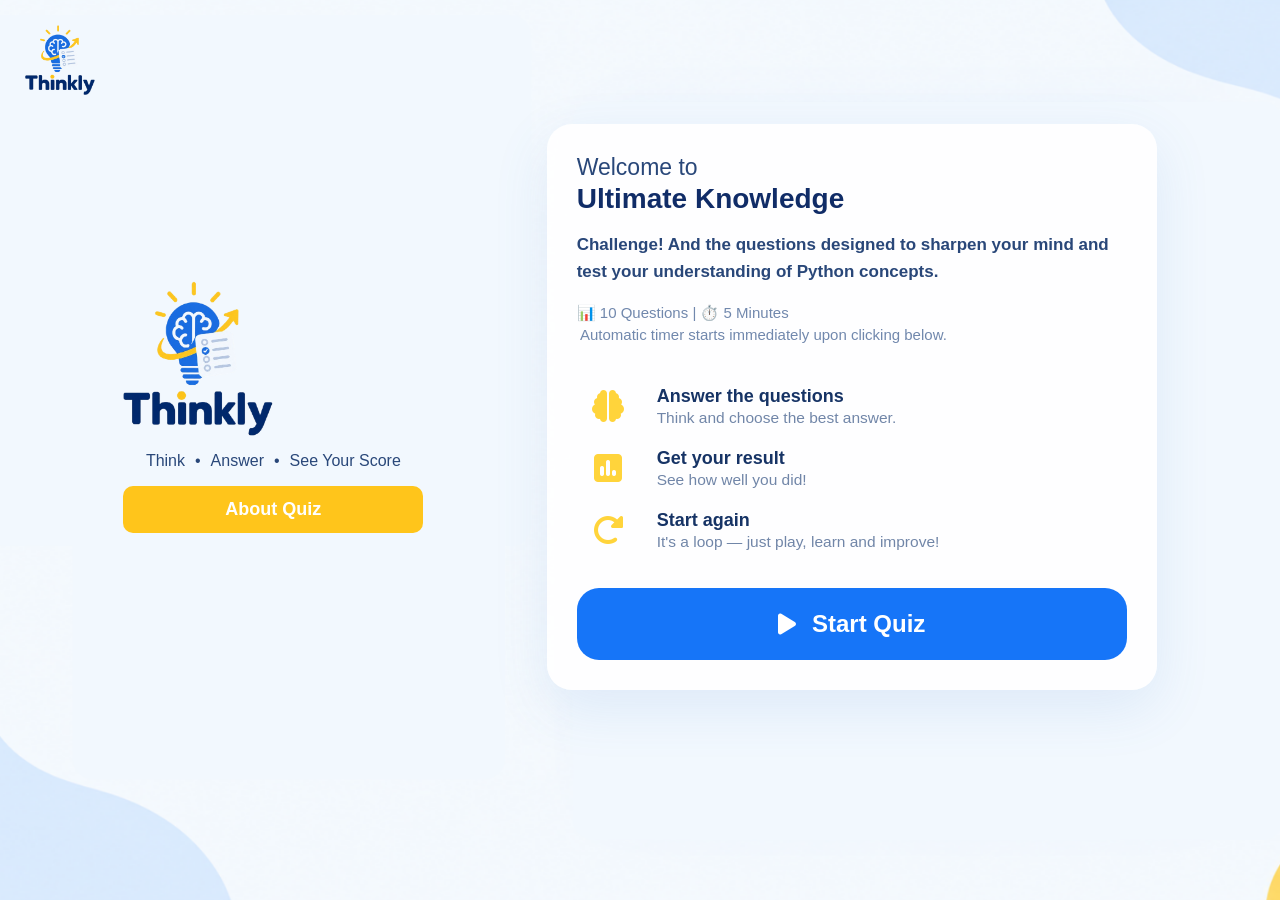
<file: index.html>
<!DOCTYPE html>
<html lang="en">

<head>
    <meta charset="UTF-8">
    <meta name="viewport" content="width=device-width, initial-scale=1.0">
    <title>Thinkly</title>
    <link rel="stylesheet" href="https://cdnjs.cloudflare.com/ajax/libs/font-awesome/6.0.0/css/all.min.css">
    <link rel="stylesheet" href="./css/style.css">
</head>

<body>
    <main class="page">
        <header class="topbar">
            <a class="brand-mini" href="#">
                <img src="assets/img/thinkly_logo-removebg-preview.png" alt="Thinkly logo">
            </a>
        </header>

        <section class="hero">

            <div class="brand-panel">
                <img class="hero-logo" src="assets/img/thinkly_logo-removebg-preview.png"
                    alt="Thinkly — Think, Answer, See Your Score">
                <p class="tagline">Think <span>•</span> Answer <span>•</span> See Your Score</p>
                <a href="./pages/about.html">
                    <button class="about">About Quiz</button>
                </a>
            </div>

            <div class="welcome-card">
                <p class="eyebrow">Welcome to</p>
                <h1>Ultimate Knowledge</h1>
                <p class="intro">Challenge! And the questions designed to sharpen your mind and test your understanding
                    of Python concepts.
                </p>
                <p class="subintro">📊 10 Questions | ⏱️ 5 Minutes <br>
                    &nbsp;Automatic timer starts immediately upon clicking below.
                </p>
                
                <div class="feature-list">
                    <div class="feature">
                        <div class="feature-icon"><i class="fa-solid fa-brain fa-2xl"
                                style="color: rgb(255, 212, 59);"></i></div>
                        <div>
                            <h2>Answer the questions</h2>
                            <p>Think and choose the best answer.</p>
                        </div>
                    </div>
                    <div class="feature">
                        <div class="feature-icon trophy"><i class="fa-solid fa-square-poll-vertical fa-2xl"
                                style="color: rgb(255, 212, 59);"></i></div>
                        <div>
                            <h2>Get your result</h2>
                            <p>See how well you did!</p>
                        </div>
                    </div>
                    <div class="feature">
                        <div class="feature-icon restart"><i class="fa-solid fa-rotate-right fa-2xl"
                                style="color: rgb(255, 212, 59);"></i></div>
                        <div>
                            <h2>Start again</h2>
                            <p>It's a loop — just play, learn and improve!</p>
                        </div>
                    </div>
                </div>

                <a href="./pages/quiz.html" class="start-quiz">
                    <button class="start-button" type="button">
                        <i class="fa-solid fa-play" style="color: rgb(255, 255, 255);"></i>Start Quiz
                    </button>
                </a>
            </div>
        </section>
    </main>
    <script src="./js/quiz.js"></script>
    <!-- <script src="/js/score.js"></script> -->
</body>

</html>
</file>
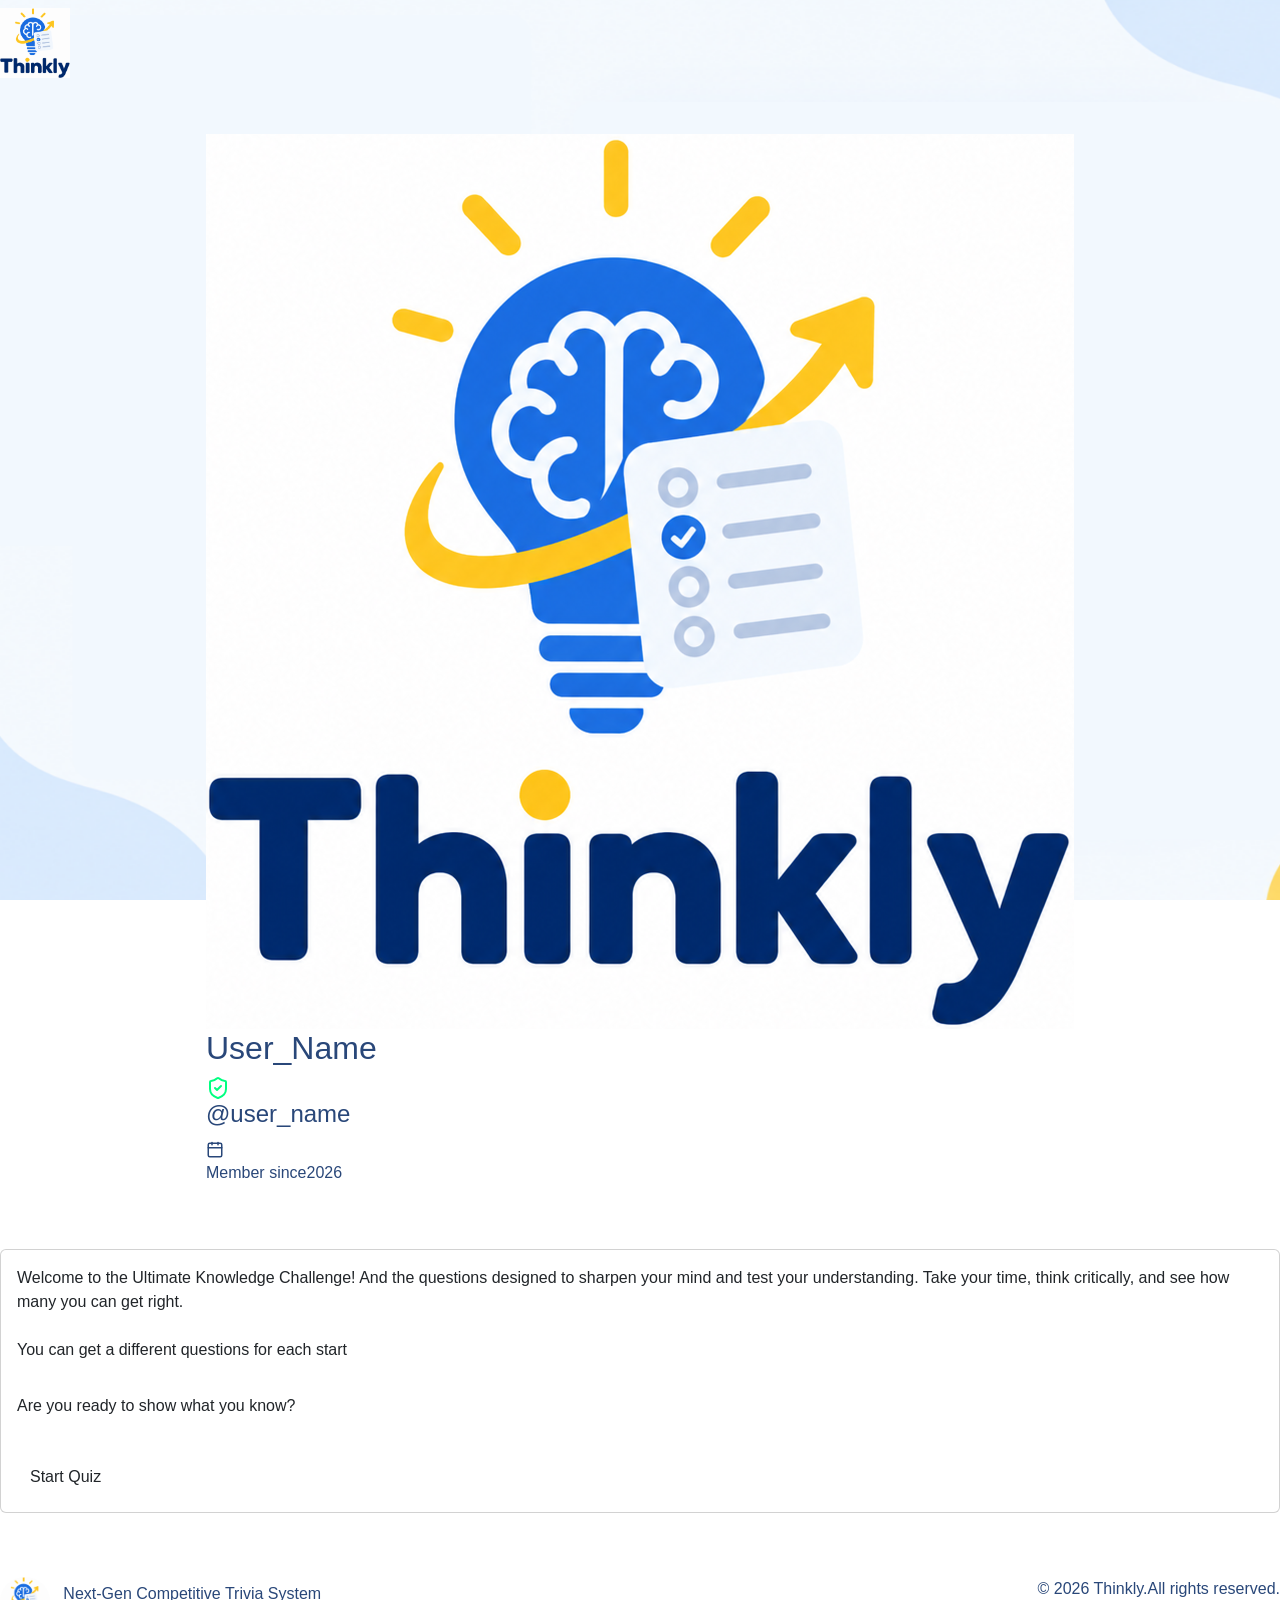
<file: pages/index.html>
<!DOCTYPE html>
<html lang="en">

<head>
    <meta charset="UTF-8">
    <meta name="viewport" content="width=device-width, initial-scale=1.0">
    <title>Dashboard</title>
    <!-- Bootstrap -->
    <link href="https://cdn.jsdelivr.net/npm/bootstrap@5.3.8/dist/css/bootstrap.min.css" rel="stylesheet"
        integrity="sha384-sRIl4kxILFvY47J16cr9ZwB07vP4J8+LH7qKQnuqkuIAvNWLzeN8tE5YBujZqJLB" crossorigin="anonymous">
    <script src="https://cdn.jsdelivr.net/npm/bootstrap@5.3.8/dist/js/bootstrap.bundle.min.js"
        integrity="sha384-FKyoEForCGlyvwx9Hj09JcYn3nv7wiPVlz7YYwJrWVcXK/BmnVDxM+D2scQbITxI"
        crossorigin="anonymous"></script>

    <!-- bootstrap -->
    <link rel="stylesheet" href="/css/style.css">
</head>

<body>
    <nav class="">
        <div class="navbar">
            <div class="logo">
                <img src="/assets/img/thinkly_logo.png" width="70px" height="70px" alt="thinkly">
            </div>

            <!-- <div class="user_account">
                <img src="/assets/img/thinkly_logo.png" class="" width="50px" height="50px" alt="user">
            </div> -->
        </div>
    </nav>

    <br><br>

    <section class="d-flex justify-content-evenly flex-wrap gap-5">

        <div class="d-flex justify-content-center">

            <div class="user_profile">
                <div>
                    <div class="profile_pic">
                        <img src="/assets/img/thinkly_logo.png" alt="user">
                    </div>
                </div>

                <div class="user_since">
                    <span>
                        <h2>User_Name</h2>
                    </span>
                    <span>
                        <svg xmlns="http://www.w3.org/2000/svg" width="24" height="24" viewBox="0 0 24 24" fill="none"
                            stroke="#00ff80" stroke-width="2" stroke-linecap="round" stroke-linejoin="round"
                            class="lucide lucide-shield-check">
                            <path
                                d="M20 13c0 5-3.5 7.5-7.66 8.95a1 1 0 0 1-.67-.01C7.5 20.5 4 18 4 13V6a1 1 0 0 1 1-1c2 0 4.5-1.2 6.24-2.72a1.17 1.17 0 0 1 1.52 0C14.51 3.81 17 5 19 5a1 1 0 0 1 1 1z" />
                            <path d="m9 12 2 2 4-4" />
                        </svg>
                    </span>
                    <span>
                        <h4>@user_name</h4>
                    </span>
                    <div class="user_year">
                        <span>
                            <svg xmlns="http://www.w3.org/2000/svg" width="18" height="18" viewBox="0 0 24 24"
                                fill="none" stroke="currentColor" stroke-width="2" stroke-linecap="round"
                                stroke-linejoin="round" class="lucide lucide-calendar">
                                <path d="M8 2v3" />
                                <path d="M16 2v3" />
                                <rect x="3" y="3" width="18" height="18" rx="2" />
                                <path d="M3 9h18" />
                            </svg>
                        </span>
                        &nbsp;
                        <span>
                            <p>Member since<span>2026</span></p>
                        </span>
                    </div>
                </div>
            </div>
        </div>

        <main>
            <!-- <div class="">
                <p class="records">BATTLE RECORDS</p>
                <h2 class="matrix">Performance Matrix</h2>
            </div>
            <div class="d-flex flex-wrap justify-content-center gap-3">
                <div class="card">
                    <div class="card-body">
                        <div class="card-title d-flex">
                            <h5 class="">
                                <svg xmlns="http://www.w3.org/2000/svg" width="24" height="24" viewBox="0 0 24 24"
                                    fill="none" stroke="currentColor" stroke-width="2" stroke-linecap="round"
                                    stroke-linejoin="round" class="lucide lucide-trophy">
                                    <path d="M10 14.66V17a1 1 0 0 1-1 1 2 2 0 0 0-2 2v2" />
                                    <path d="M14 14.66V17a1 1 0 0 0 1 1 2 2 0 0 1 2 2v2" />
                                    <path d="M17.916 10H19.5A2.5 2.5 0 0 0 22 7.5V5a1 1 0 0 0-1-1h-3" />
                                    <path d="M4 22h16" />
                                    <path d="M6 9a6 6 0 0 0 12 0V3a1 1 0 0 0-1-1H7a1 1 0 0 0-1 1z" />
                                    <path d="M6.084 10H4.5A2.5 2.5 0 0 1 2 7.5V5a1 1 0 0 1 1-1h3" />
                                </svg>
                            </h5>
                            <div class="victories">
                                <h5>&nbsp;TOTAL VICTORIES</h5>
                                <p>compititive mode</p>
                            </div>
                        </div>
                        <div class="d-flex justify-content-between align-items-end">
                            <span class="card-text vic-num">42</span>
                            <h4 href="#" class="rate">75.0% <br>
                            </h4>
                        </div>
                        <p class="text-end">WIN RATE</p>
                    </div>
                </div>

                <div class="card">
                    <div class="card-body">
                        <div class="card-title d-flex">
                            <h5 class="">
                                <svg xmlns="http://www.w3.org/2000/svg" width="24" height="24" viewBox="0 0 24 24"
                                    fill="none" stroke="currentColor" stroke-width="2" stroke-linecap="round"
                                    stroke-linejoin="round" class="lucide lucide-heart-crack">
                                    <path
                                        d="M12.409 5.824c-.702.792-1.15 1.496-1.415 2.166l2.153 2.156a.5.5 0 0 1 0 .707l-2.293 2.293a.5.5 0 0 0 0 .707L12 15" />
                                    <path
                                        d="M13.508 20.313a2 2 0 0 1-3 .019L5 15c-1.5-1.5-3-3.2-3-5.5a5.5 5.5 0 0 1 9.591-3.677.6.6 0 0 0 .818.001A5.5 5.5 0 0 1 22 9.5c0 2.29-1.5 4-3 5.5z" />
                                </svg>
                            </h5>
                            <div class="victories">
                                <h5>&nbsp;MATCHES CONCEDED</h5>
                                <p>Defeat Ratio</p>
                            </div>
                        </div>
                        <div class="d-flex justify-content-between align-items-end">
                            <span class="card-text vic-num">12</span>
                            <h4 href="#" class="rate">25.0% <br>
                            </h4>
                        </div>
                        <p class="text-end">DEFEAT RATE</p>
                    </div>
                </div>
            </div>
            <div class="d-flex flex-wrap justify-content-center gap-3 mt-3">
                <div class="card">
                    <div class="card-body">
                        <div class="card-title d-flex">
                            <h5 class="">
                                <svg xmlns="http://www.w3.org/2000/svg" width="24" height="24" viewBox="0 0 24 24"
                                    fill="none" stroke="currentColor" stroke-width="2" stroke-linecap="round"
                                    stroke-linejoin="round" class="lucide lucide-search-check">
                                    <path d="m8 11 2 2 4-4" />
                                    <circle cx="11" cy="11" r="8" />
                                    <path d="m21 21-4.3-4.3" />
                                </svg>
                            </h5>
                            <div class="victories">
                                <h5>&nbsp;PRECISION RATE</h5>
                                <p>Answers Verified</p>
                            </div>
                        </div>
                        <div class="d-flex justify-content-between align-items-end">
                            <span class="card-text vic-num">12</span>
                        </div>
                    </div>
                </div>

                <div class="card">
                    <div class="card-body">
                        <div class="card-title d-flex">
                            <h5 class="">
                                <svg xmlns="http://www.w3.org/2000/svg" width="24" height="24" viewBox="0 0 24 24"
                                    fill="none" stroke="currentColor" stroke-width="2" stroke-linecap="round"
                                    stroke-linejoin="round" class="lucide lucide-clipboard-check">
                                    <rect width="8" height="4" x="8" y="2" rx="1" ry="1" />
                                    <path
                                        d="M16 4h2a2 2 0 0 1 2 2v14a2 2 0 0 1-2 2H6a2 2 0 0 1-2-2V6a2 2 0 0 1 2-2h2" />
                                    <path d="m9 14 2 2 4-4" />
                                </svg>
                            </h5>
                            <div class="victories">
                                <h5>&nbsp;PARTICIPATION</h5>
                                <p>Quiz Attended</p>
                            </div>
                        </div>
                        <div class="d-flex justify-content-between align-items-end">
                            <span class="card-text vic-num">12</span>
                        </div>
                    </div>
                </div>
            </div> -->

            <div class="start-container">
                <div class="card ">
                    <div class="card-body">
                        <p class="card-title ready">Welcome to the <span class="hightlight">Ultimate Knowledge
                                Challenge!</span> And the
                            questions designed to <span class="hightlight">sharpen your mind</span> and test your
                            understanding. Take your time, think
                            critically, and see how many you can get right.<br><br>
                            <span class="hightlight">
                                You can get a different questions for each start
                            </span>
                            <br><br>
                        <div class="hightlight-2">
                            Are you ready to show what you know?
                        </div>
                        </p><br>
                        <div class="start-btn">

                            <a href="/pages/quiz.html">
                                <button class="btn">
                                    <span class="btn-text">Start Quiz</span>
                                </button>
                            </a>

                        </div>
                    </div>
                </div>
            </div>
        </main>
    </section>
    <br><br>

    <footer>
        <div class="footer-container d-flex flex-wrap justify-content-between mt-3">
            <div class="d-flex align-items-center">
                <div>
                    <img src="/assets/img/thinkly_logo.png" width="50px" height="50px" class="rounded-5" alt="logo">
                </div>
                <div>
                    <p>&nbsp; &nbsp;Next-Gen Competitive Trivia System</p>
                </div>
            </div>
            <div>
                <p>&copy; 2026 Thinkly.All rights reserved.</p>
            </div>
        </div>
    </footer>
    <script src="/js/quiz.js"></script>
    <script src="/js/score.js"></script>
</body>

</html>
</file>
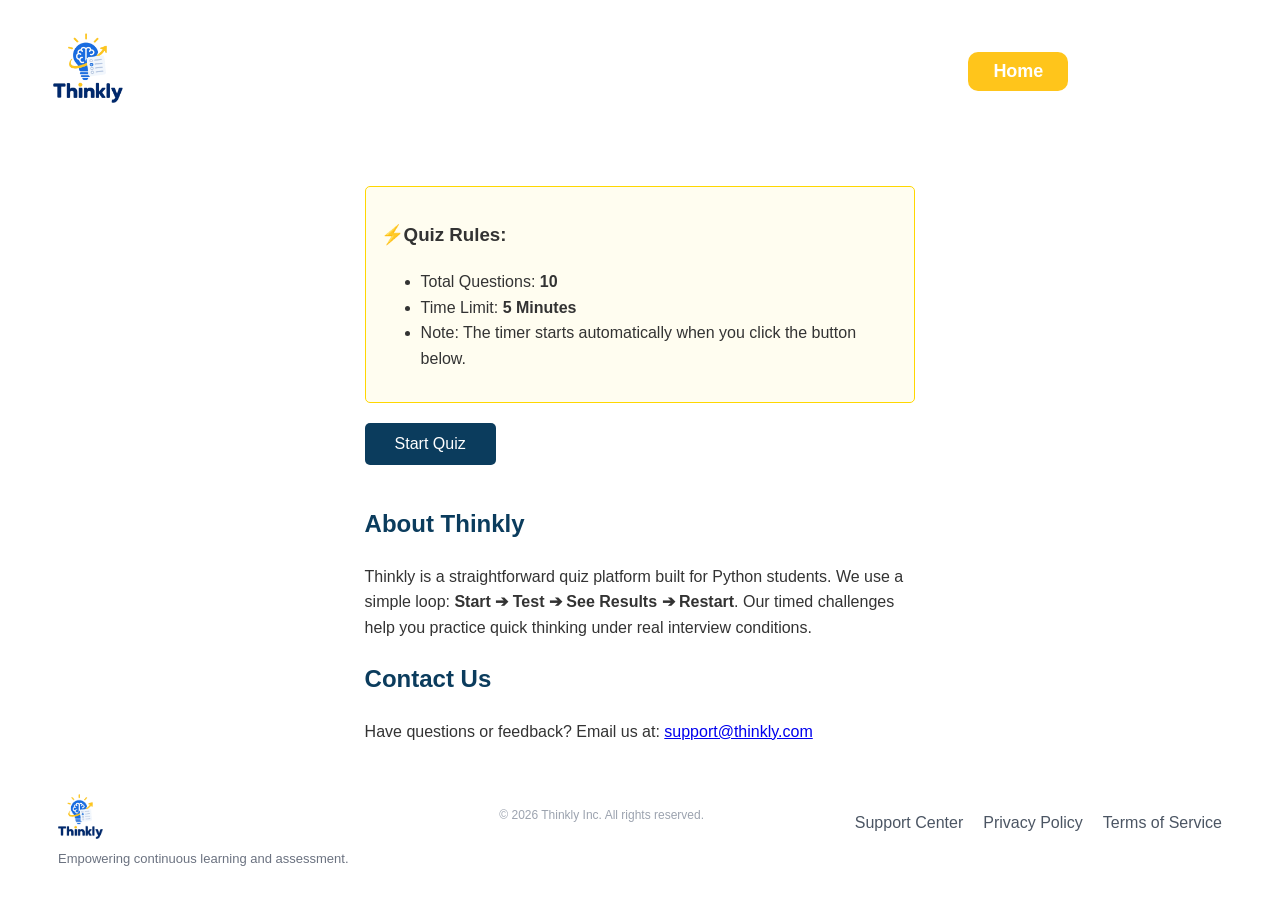
<file: about.html>
<!DOCTYPE html>
<html lang="en">

<head>
    <meta charset="UTF-8">
    <meta name="viewport" content="width=device-width, initial-scale=1.0">
    <title>About - Thinkly</title>
    <link rel="stylesheet" href="./css/about.css">

</head>

<body>

    <!-- Header Section -->
    <nav class="topbar">
        <a class="brand-mini" href="#">
            <img src="assets/img/thinkly_logo-removebg-preview.png" alt="Thinkly logo">
        </a>
        <a href="/index.html">
            <button class="home">Home</button>
        </a>
    </nav>
    <main>
        <section class="rules-card">
            <h3>⚡Quiz Rules:</h3>
            <ul>
                <li>Total Questions: <strong>10</strong></li>
                <li>Time Limit: <strong>5 Minutes</strong></li>
                <li>Note: The timer starts automatically when you click the button below.</li>
            </ul>
        </section>
        <a href="./quiz.html">
            <button class="btn" onclick="alert('Quiz Starting Now!')">Start Quiz</button>
        </a>

        <section style="margin-top: 40px;">
            <h2>About Thinkly</h2>
            <p>Thinkly is a straightforward quiz platform built for Python students. We use a simple loop: <strong>Start
                    ➔ Test ➔ See Results ➔ Restart</strong>. Our timed challenges help you practice quick thinking under
                real interview conditions.</p>
        </section>

        <section>
            <h2>Contact Us</h2>
            <p>Have questions or feedback? Email us at: <a
                    href="mailto:boobesh.chandrasekar.freshworks.com">support@thinkly.com</a></p>
        </section>
    </main>

    <footer class="quiz-footer-main">
        <div class="footer-container">

            <div class="footer-brand-section">
                <div class="footer-logo-wrapper">

                    <img src="assets/img/thinkly_logo-removebg-preview.png" alt="Thinkly Logo" class="footer-app-logo">
                </div>
                <p class="footer-tagline">Empowering continuous learning and assessment.</p>
            </div>

            <div>
                <p class="footer-copyright">&copy; 2026 Thinkly Inc. All rights reserved.</p>
            </div>

            <div class="footer-links-section">
                <div class="footer-links">
                    <p>Support Center</p>
                    <p>Privacy Policy</p>
                    <p>Terms of Service</p>
                </div>

            </div>
        </div>
    </footer>
</body>

</html>
</file>
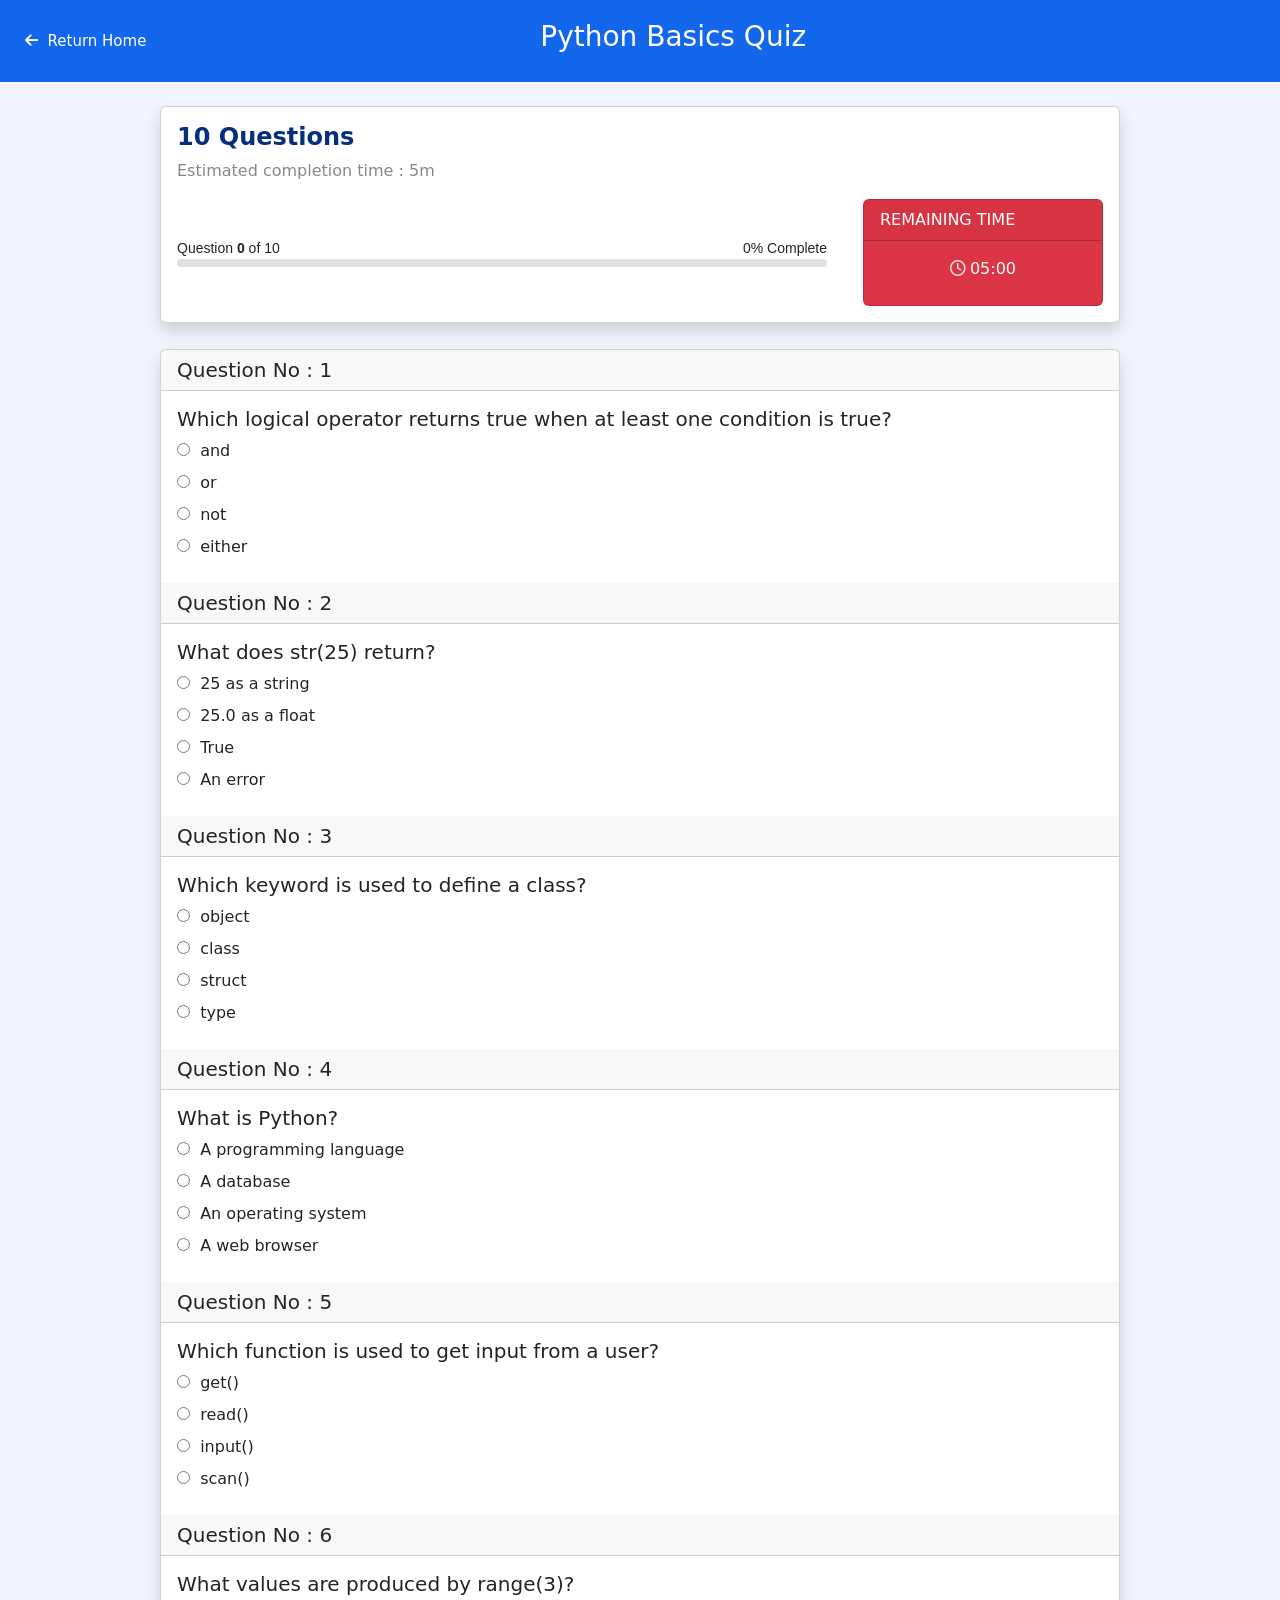
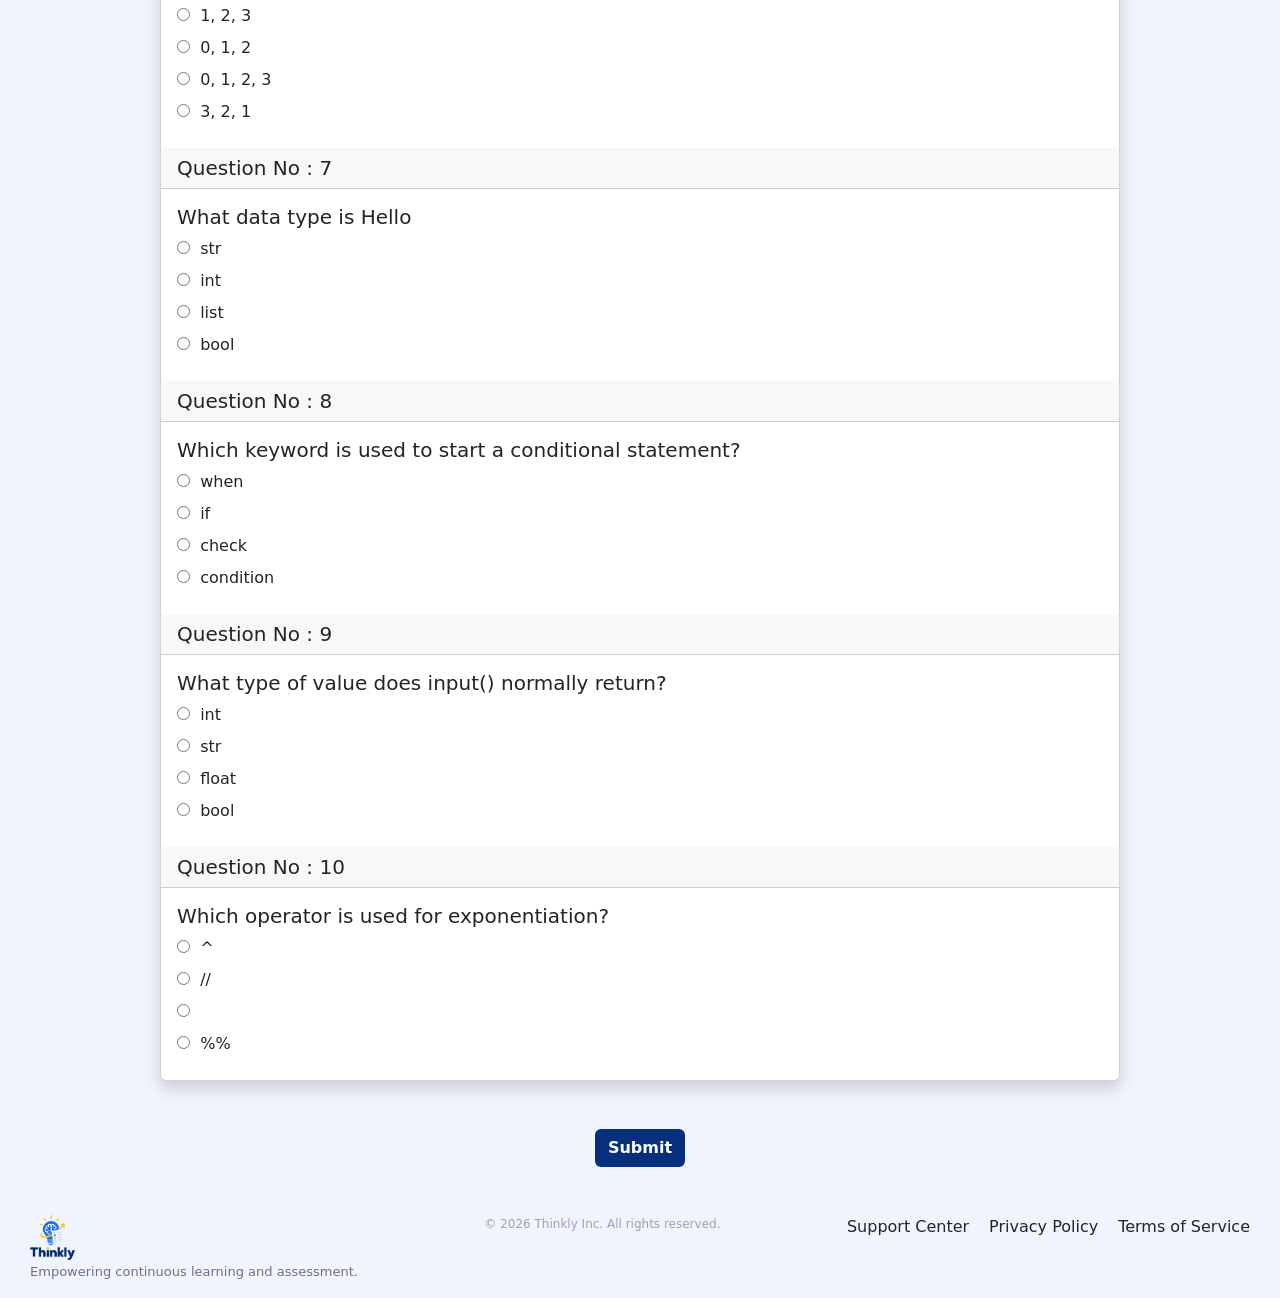
<file: quiz.html>
<!DOCTYPE html>
<html lang="en">

<head>
    <meta charset="UTF-8">
    <meta name="viewport" content="width=device-width, initial-scale=1.0">
    <title>Quiz..</title>
    <link rel="stylesheet" href="./css/quiz.css">
    <link rel="stylesheet" href="https://cdnjs.cloudflare.com/ajax/libs/font-awesome/6.0.0/css/all.min.css">

    <!-- Bootstrap -->
    <link href="https://cdn.jsdelivr.net/npm/bootstrap@5.3.8/dist/css/bootstrap.min.css" rel="stylesheet"
        integrity="sha384-sRIl4kxILFvY47J16cr9ZwB07vP4J8+LH7qKQnuqkuIAvNWLzeN8tE5YBujZqJLB" crossorigin="anonymous">
    <script src="https://cdn.jsdelivr.net/npm/bootstrap@5.3.8/dist/js/bootstrap.bundle.min.js"
        integrity="sha384-FKyoEForCGlyvwx9Hj09JcYn3nv7wiPVlz7YYwJrWVcXK/BmnVDxM+D2scQbITxI"
        crossorigin="anonymous"></script>
    <!-- bootstrap -->
</head>

<body>

    <div class="fixed-top">
        <div class="return-page">
            <a href="./index.html" class="back-btn"><i class="fa-solid fa-arrow-left"></i>&nbsp; Return
                Home</a>
            <h3 class="quiz-title">Python Basics Quiz</h3>
            <div style="width: 55px;"></div>
        </div>
        <br>
        <article>
            <div class="hero-container d-flex justify-content-center">
                <div class="card shadow w-75">
                    <div class="card-body">
                        <h4 class="card-title no-questions">10 Questions</h4>
                        <p class="card-text">Estimated completion time : 5m</p>
                        <div class="instruction">

                            <div class="progress-box">
                                <div class="text-row">
                                    <span>Question <strong id="q-num">0</strong> of 10</span>
                                    <span id="pct-text">0% Complete</span>
                                </div>
                                <div class="bar-bg">
                                    <div id="bar-fill"></div>
                                </div>
                            </div>

                            <div class="timer">
                                <div class="card text-bg-danger" style="width: 15rem;">
                                    <div class="card-header">REMAINING TIME</div>
                                    <div class="card-body d-flex align-items-start justify-content-center gap-1">
                                        <div>
                                            <i class="fa-regular fa-clock" style="color: rgb(230, 229, 235);"></i>
                                        </div>
                                        <span>
                                            <div class="card-title" id="timer"></div>
                                        </span>
                                    </div>
                                </div>
                            </div>
                        </div>
                    </div>
                </div>
            </div>
        </article>
    </div>
    <br>

    <main>
        <div class="question-container d-flex justify-content-center">
            <div class="card w-75 shadow" id="q-card">
                <!-- Quiz Question -->
            </div>
        </div>
        <br><br>

        <div class="submit-btn">
            <a href="./score.html">
                <button type="button" class="btn" id="validation">Submit</button>
            </a>
        </div>

    </main>
    <br><br>

    <footer class="quiz-footer-main">
        <div class="footer-container">

            <div class="footer-brand-section">
                <div class="footer-logo-wrapper">

                    <img src="assets/img/thinkly_logo-removebg-preview.png" alt="Thinkly Logo" class="footer-app-logo">
                </div>
                <p class="footer-tagline">Empowering continuous learning and assessment.</p>
            </div>

            <div>
                <p class="footer-copyright">&copy; 2026 Thinkly Inc. All rights reserved.</p>
            </div>

            <div class="footer-links-section">
                <div class="footer-links">
                    <p>Support Center</p>
                    <p>Privacy Policy</p>
                    <p>Terms of Service</p>
                </div>

            </div>
        </div>
    </footer>

    <script src="/js/quiz.js"></script>
    <script src="/js/score.js"></script>
</body>

</html>
</file>
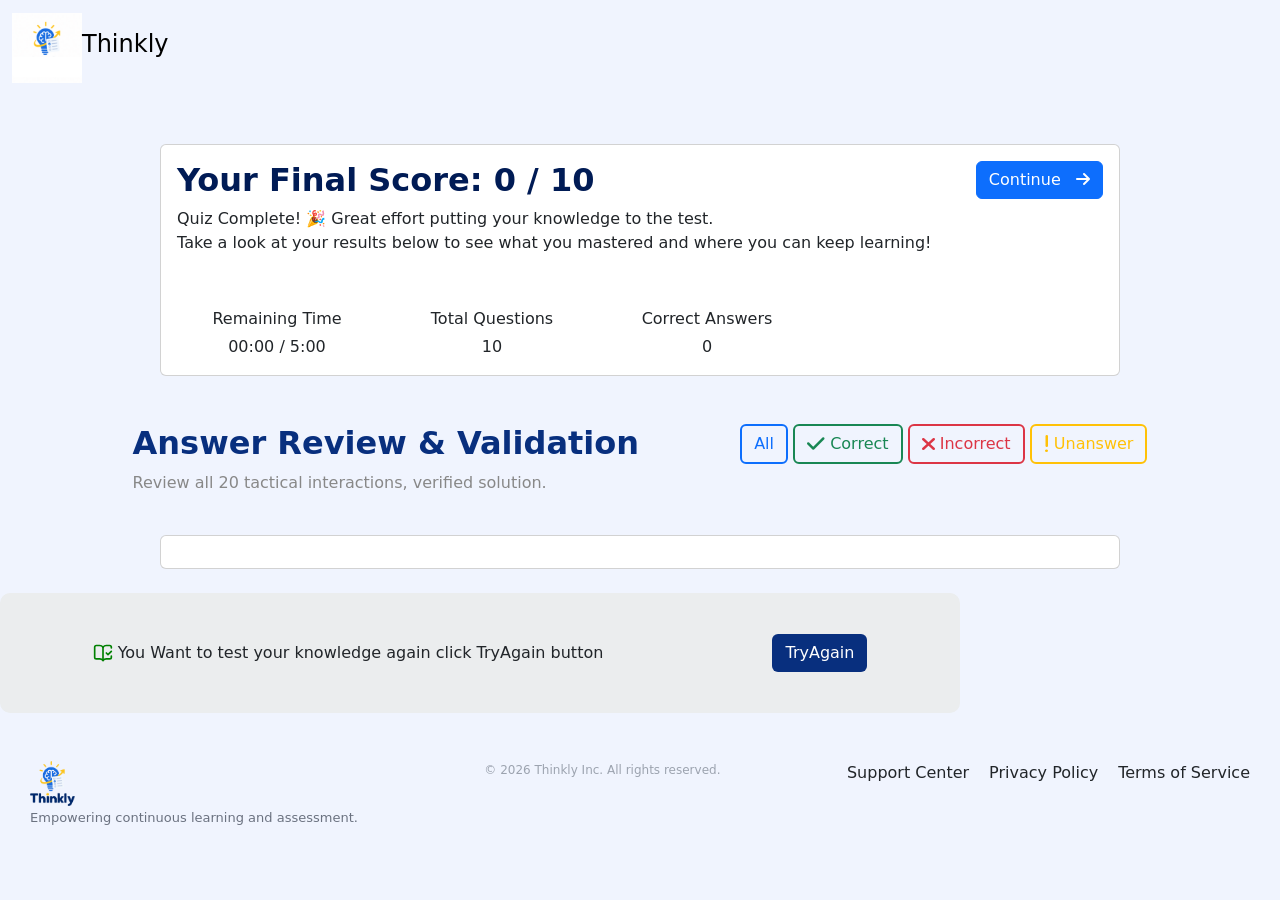
<file: score.html>
<!DOCTYPE html>
<html lang="en">

<head>
    <meta charset="UTF-8">
    <meta name="viewport" content="width=device-width, initial-scale=1.0">
    <title>Scores</title>
    <link rel="stylesheet" href="./css/score.css">
    <link rel="stylesheet" href="https://cdnjs.cloudflare.com/ajax/libs/font-awesome/6.0.0/css/all.min.css">
    <!-- bootstrap -->
    <link href="https://cdn.jsdelivr.net/npm/bootstrap@5.3.8/dist/css/bootstrap.min.css" rel="stylesheet"
        integrity="sha384-sRIl4kxILFvY47J16cr9ZwB07vP4J8+LH7qKQnuqkuIAvNWLzeN8tE5YBujZqJLB" crossorigin="anonymous">
    <script src="https://cdn.jsdelivr.net/npm/bootstrap@5.3.8/dist/js/bootstrap.bundle.min.js"
        integrity="sha384-FKyoEForCGlyvwx9Hj09JcYn3nv7wiPVlz7YYwJrWVcXK/BmnVDxM+D2scQbITxI"
        crossorigin="anonymous"></script>
    <!-- bootstrap -->
</head>

<body>
    <nav class="navbar">
        <div class="container-fluid">
            <a class="navbar-brand d-flex align-items-center" href="#">
                <img src="/assets/img/thinkly_logo_small.png" alt="Logo" width="70" height="70">
                <h4>Thinkly</h4>
            </a>
        </div>
    </nav>
    <br><br>
    <article>
        <center>
            <div class="card w-75">
                <div class="card-body d-flex justify-content-between">
                    <div>
                        <h2 class="card-title result text-start"><span id="score"></span></h2>
                        <p class="card-text text-start">
                            <span class="highlight"> Quiz Complete!</span> 🎉
                            Great effort putting your knowledge to the test. <br>
                            <span class="highlight">
                                Take a look at your results below to see
                            </span>
                            what you mastered and where you can keep learning!
                        </p>
                    </div><br>
                    <div>
                        <a href="./index.html">
                            <button class="btn btn-primary">Continue &nbsp; <i
                                    class="fa-solid fa-arrow-right"></i></button>
                        </a>
                    </div>
                </div>
                <div class="total-time rounded m-3">
                    <!-- <span class="finish-time mt-3">
                        <p class="m-0 time-head">REMAINING TIME</p>
                        <p class="finish-one" id="finish-one">&nbsp;</p>
                    </span> -->
                    <div class="stats-grid">
                        <div class="stat-item">
                            <span class="stat-label">Remaining Time</span>
                            <span class="stat-value" id="finish-one">00:00</span>
                        </div>
                        <div class="stat-item">
                            <span class="stat-label">Total Questions</span>
                            <span class="stat-value">10</span>
                        </div>
                        <div class="stat-item">
                            <span class="stat-label">Correct Answers</span>
                            <span class="stat-value" id="score-show"></span>
                        </div>
                    </div>
                </div>
            </div>
        </center>

    </article>
    <br><br>
    <main>
        <div class="validation-container container d-flex justify-content-around flex-wrap">
            <div class="result-head">
                <h2>Answer Review & Validation</h2>
                <p>Review all 20 tactical interactions, verified solution.</p>
            </div>

            <div class="filter-head">
                <div>
                    <button type="button" class="btn btn-outline-primary fl-btn border-2" id="all">All</button>
                    <button type="button" class="btn btn-outline-success fl-btn border-2" id="crt"><i
                            class="fa-solid fa-check fa-lg"></i>&nbsp;Correct</button>
                    <button type="button" class="btn btn-outline-danger fl-btn border-2" id="incrt"><i
                            class="fa-solid fa-xmark fa-lg"></i>&nbsp;Incorrect</button>
                    <button type="button" class="btn btn-outline-warning fl-btn border-2" id="unanswer"><i
                            class="fa-solid fa-exclamation fa-lg"></i>&nbsp;Unanswer</button>
                </div>
            </div>
        </div>
        <br>

        <div class="Review-container d-flex justify-content-center">
            <div class="card w-75">
                <!-- <h5 class="card-header">Q : 1</h5> -->
                <div class="card-body" id="display-questions">
                    <!-- questions from js -->
                </div>
            </div>
        </div>

        <br>
        <div class="return-dasboard flex-wrap w-75 p-2">
            <div>
                <svg xmlns="http://www.w3.org/2000/svg" width="20" height="20" viewBox="0 0 24 24" fill="none"
                    stroke="green" stroke-width="2" stroke-linecap="round" stroke-linejoin="round"
                    class="lucide lucide-book-open-check">
                    <path d="M12 5v16" />
                    <path d="m16 12 2 2 4-4" />
                    <path
                        d="M22 6V5a2 2 0 00-1.999-2L16 3.002A5 5 0 0012 5a5 5 0 00-4-2H4a2 2 0 00-2 2v12a2 2 0 001.999 2H8a5 5 0 014 2 5 5 0 014-2h4.001A2 2 0 0022 17v-1.344" />
                </svg>&nbsp;You Want to test your knowledge again click TryAgain button
            </div>

            <div>
                <a href="./index.html">
                    <button type="button" class="btn continue-btn">TryAgain</button>
                </a>
            </div>
        </div>
    </main>

    <br><br>

    <footer class="quiz-footer-main">
        <div class="footer-container">

            <div class="footer-brand-section">
                <div class="footer-logo-wrapper">

                    <img src="assets/img/thinkly_logo-removebg-preview.png" alt="Thinkly Logo" class="footer-app-logo">
                </div>
                <p class="footer-tagline">Empowering continuous learning and assessment.</p>
            </div>

            <div>
                <p class="footer-copyright">&copy; 2026 Thinkly Inc. All rights reserved.</p>
            </div>

            <div class="footer-links-section">
                <div class="footer-links">
                    <p>Support Center</p>
                    <p>Privacy Policy</p>
                    <p>Terms of Service</p>
                </div>

            </div>
        </div>
    </footer>

    <script src="/js/score.js"></script>
</body>

</html>
</file>
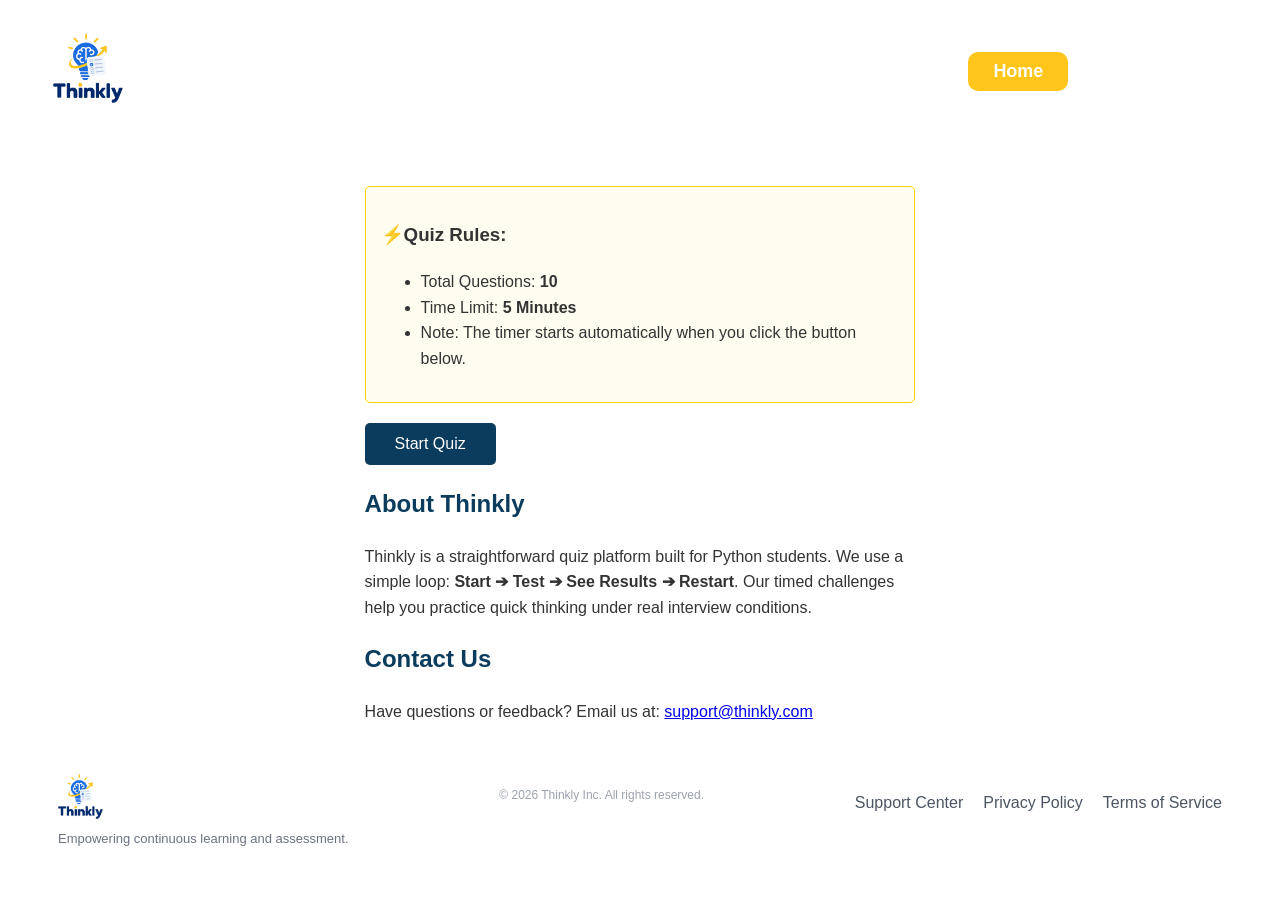
<file: pages/about.html>
<!DOCTYPE html>
<html lang="en">

<head>
    <meta charset="UTF-8">
    <meta name="viewport" content="width=device-width, initial-scale=1.0">
    <title>About - Thinkly</title>
    <link rel="stylesheet" href="../css/about.css">

</head>

<body>

    <!-- Header Section -->
    <nav class="topbar">
        <a class="brand-mini" href="#">
            <img src="../assets/img/thinkly_logo-removebg-preview.png" alt="Thinkly logo">
        </a>
        <a href="../index.html">
            <button class="home">Home</button>
        </a>
    </nav>
    <main>
        <section class="rules-card">
            <h3>⚡Quiz Rules:</h3>
            <ul>
                <li>Total Questions: <strong>10</strong></li>
                <li>Time Limit: <strong>5 Minutes</strong></li>
                <li>Note: The timer starts automatically when you click the button below.</li>
            </ul>
        </section>
        <a href="./quiz.html">
            <button class="btn" onclick="alert('Quiz Starting Now!')">Start Quiz</button>
        </a>

        <section>
            <h2>About Thinkly</h2>
            <p>Thinkly is a straightforward quiz platform built for Python students. We use a simple loop: <strong>Start
                    ➔ Test ➔ See Results ➔ Restart</strong>. Our timed challenges help you practice quick thinking under
                real interview conditions.</p>
        </section>

        <section>
            <h2>Contact Us</h2>
            <p>Have questions or feedback? Email us at: <a
                    href="mailto:boobesh.chandrasekar.freshworks.com">support@thinkly.com</a></p>
        </section>
    </main>

    <footer class="quiz-footer-main">
        <div class="footer-container">

            <div class="footer-brand-section">
                <div class="footer-logo-wrapper">

                    <img src="../assets/img/thinkly_logo-removebg-preview.png" alt="Thinkly Logo" class="footer-app-logo">
                </div>
                <p class="footer-tagline">Empowering continuous learning and assessment.</p>
            </div>

            <div>
                <p class="footer-copyright">&copy; 2026 Thinkly Inc. All rights reserved.</p>
            </div>

            <div class="footer-links-section">
                <div class="footer-links">
                    <p>Support Center</p>
                    <p>Privacy Policy</p>
                    <p>Terms of Service</p>
                </div>

            </div>
        </div>
    </footer>
</body>

</html>
</file>
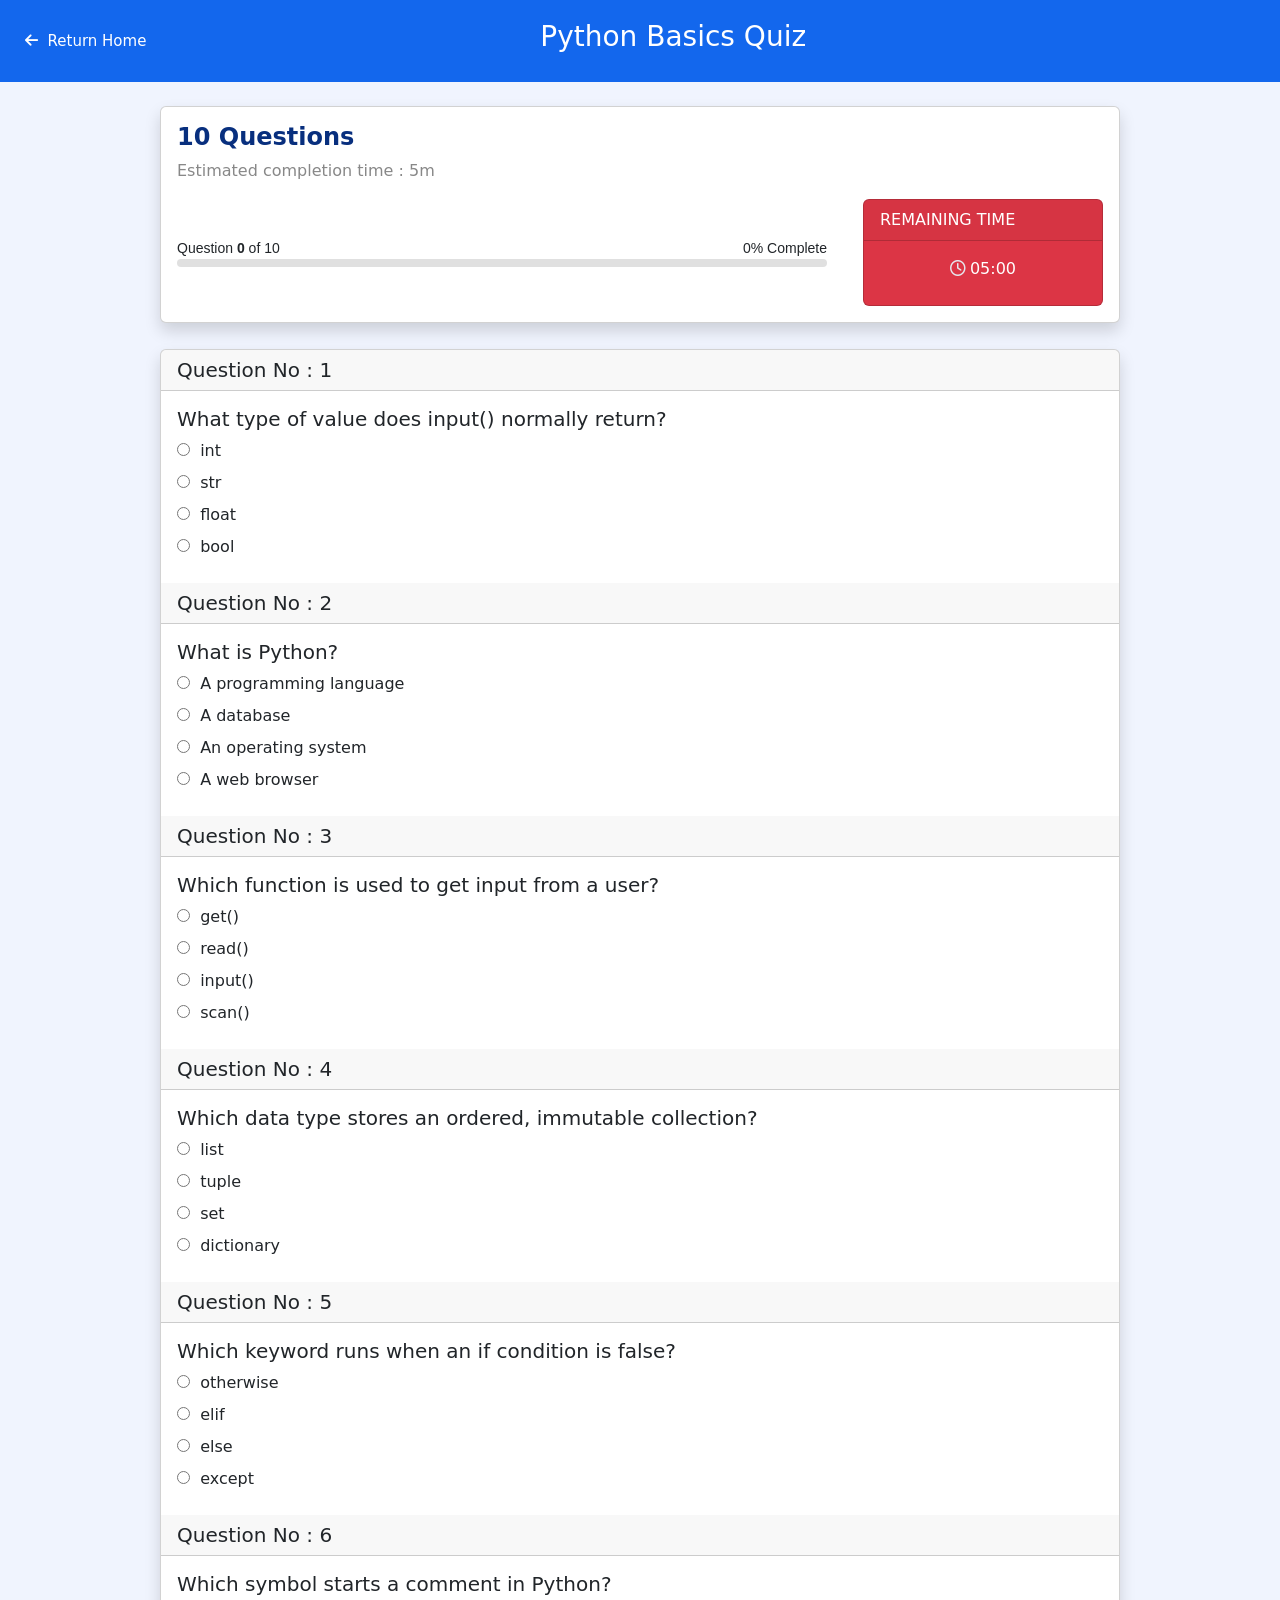
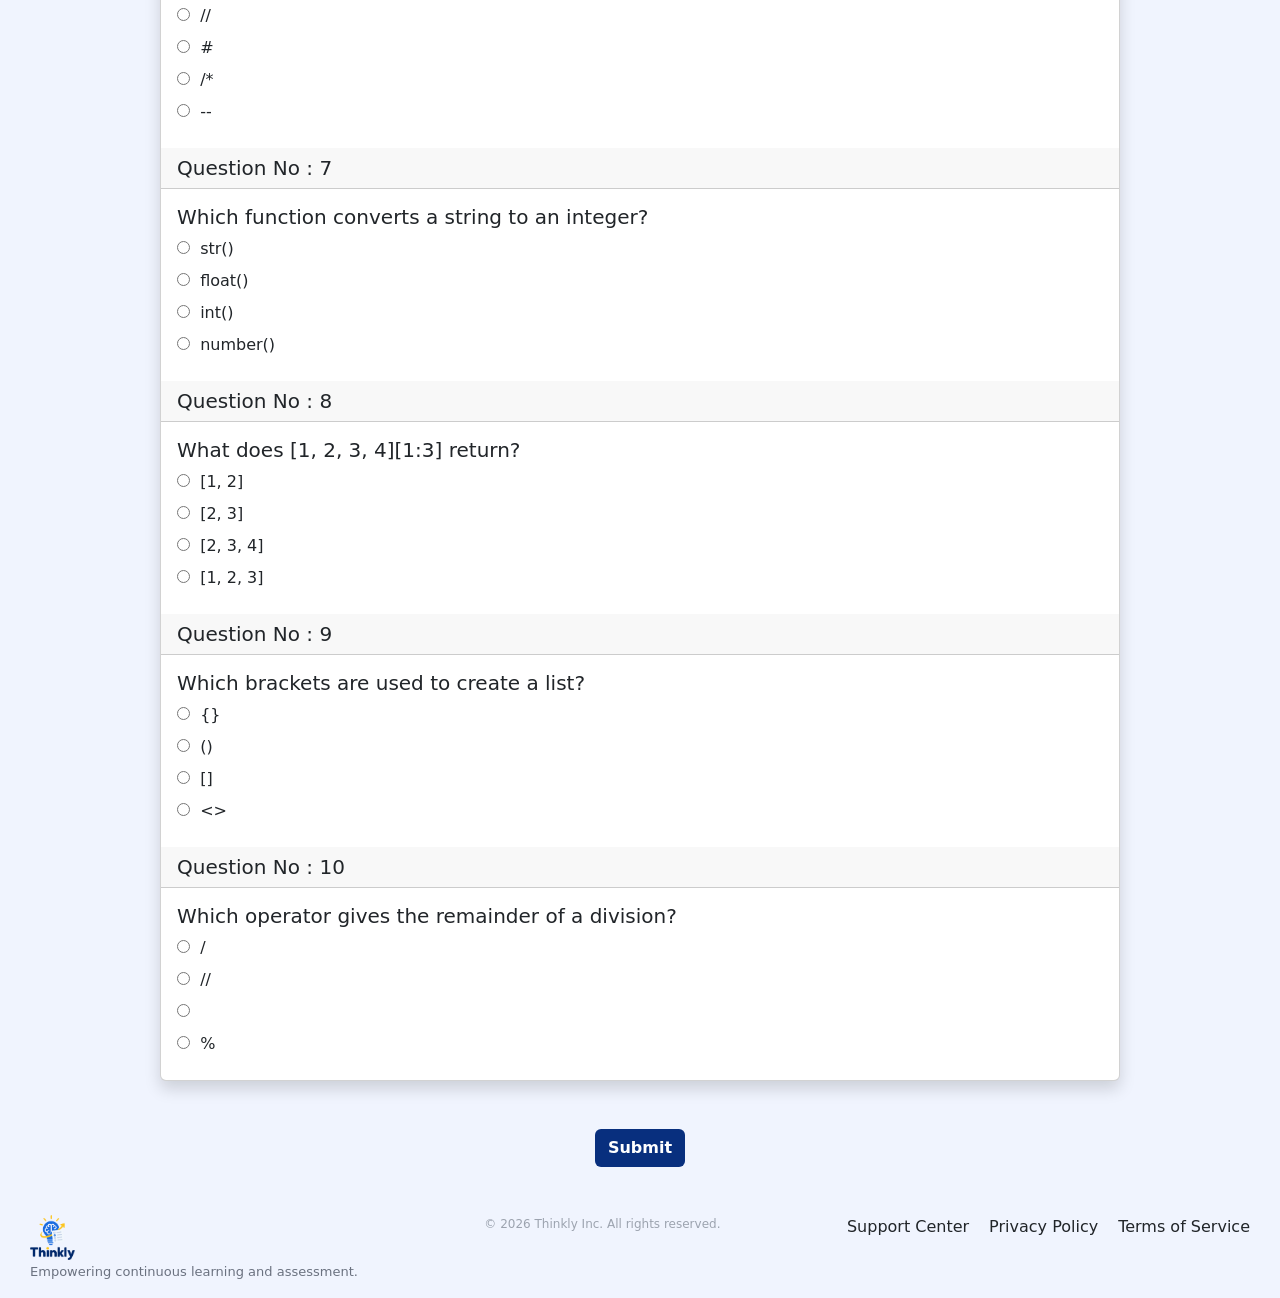
<file: pages/quiz.html>
<!DOCTYPE html>
<html lang="en">

<head>
    <meta charset="UTF-8">
    <meta name="viewport" content="width=device-width, initial-scale=1.0">
    <title>Quiz..</title>
    <link rel="stylesheet" href="../css/quiz.css">
    <link rel="stylesheet" href="https://cdnjs.cloudflare.com/ajax/libs/font-awesome/6.0.0/css/all.min.css">

    <!-- Bootstrap -->
    <link href="https://cdn.jsdelivr.net/npm/bootstrap@5.3.8/dist/css/bootstrap.min.css" rel="stylesheet"
        integrity="sha384-sRIl4kxILFvY47J16cr9ZwB07vP4J8+LH7qKQnuqkuIAvNWLzeN8tE5YBujZqJLB" crossorigin="anonymous">
    <script src="https://cdn.jsdelivr.net/npm/bootstrap@5.3.8/dist/js/bootstrap.bundle.min.js"
        integrity="sha384-FKyoEForCGlyvwx9Hj09JcYn3nv7wiPVlz7YYwJrWVcXK/BmnVDxM+D2scQbITxI"
        crossorigin="anonymous"></script>
    <!-- bootstrap -->
</head>

<body>

    <div class="fixed-top">
        <div class="return-page">
            <a href="../index.html" class="back-btn"><i class="fa-solid fa-arrow-left"></i>&nbsp; Return
                Home</a>
            <h3 class="quiz-title">Python Basics Quiz</h3>
            <div style="width: 55px;"></div>
        </div>
        <br>
        <article>
            <div class="hero-container d-flex justify-content-center">
                <div class="card shadow w-75">
                    <div class="card-body">
                        <h4 class="card-title no-questions">10 Questions</h4>
                        <p class="card-text">Estimated completion time : 5m</p>
                        <div class="instruction">

                            <div class="progress-box">
                                <div class="text-row">
                                    <span>Question <strong id="q-num">0</strong> of 10</span>
                                    <span id="pct-text">0% Complete</span>
                                </div>
                                <div class="bar-bg">
                                    <div id="bar-fill"></div>
                                </div>
                            </div>

                            <div class="timer">
                                <div class="card text-bg-danger" style="width: 15rem;">
                                    <div class="card-header">REMAINING TIME</div>
                                    <div class="card-body d-flex align-items-start justify-content-center gap-1">
                                        <div>
                                            <i class="fa-regular fa-clock" style="color: rgb(230, 229, 235);"></i>
                                        </div>
                                        <span>
                                            <div class="card-title" id="timer"></div>
                                        </span>
                                    </div>
                                </div>
                            </div>
                        </div>
                    </div>
                </div>
            </div>
        </article>
    </div>
    <br>

    <main>
        <div class="question-container d-flex justify-content-center">
            <div class="card w-75 shadow" id="q-card">
                <!-- Quiz Question -->
            </div>
        </div>
        <br><br>

        <div class="submit-btn">
            <a href="./score.html">
                <button type="button" class="btn" id="validation">Submit</button>
            </a>
        </div>

    </main>
    <br><br>

    <footer class="quiz-footer-main">
        <div class="footer-container">

            <div class="footer-brand-section">
                <div class="footer-logo-wrapper">

                    <img src="../assets/img/thinkly_logo-removebg-preview.png" alt="Thinkly Logo" class="footer-app-logo">
                </div>
                <p class="footer-tagline">Empowering continuous learning and assessment.</p>
            </div>

            <div>
                <p class="footer-copyright">&copy; 2026 Thinkly Inc. All rights reserved.</p>
            </div>

            <div class="footer-links-section">
                <div class="footer-links">
                    <p>Support Center</p>
                    <p>Privacy Policy</p>
                    <p>Terms of Service</p>
                </div>

            </div>
        </div>
    </footer>

    <script src="../js/quiz.js"></script>
    <script src="../js/score.js"></script>
</body>

</html>
</file>
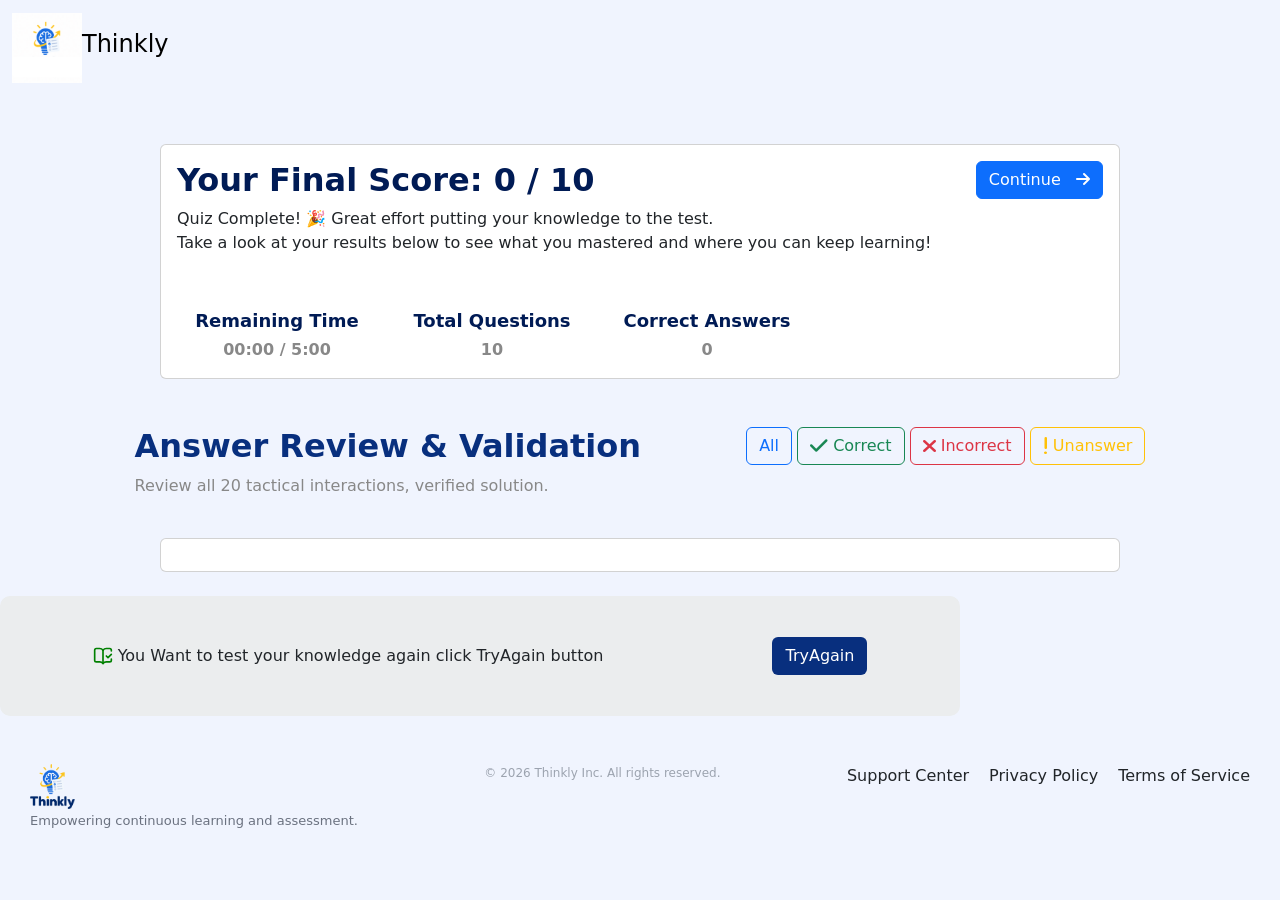
<file: pages/score.html>
<!DOCTYPE html>
<html lang="en">

<head>
    <meta charset="UTF-8">
    <meta name="viewport" content="width=device-width, initial-scale=1.0">
    <title>Scores</title>
    <link rel="stylesheet" href="../css/score.css">
    <link rel="stylesheet" href="https://cdnjs.cloudflare.com/ajax/libs/font-awesome/6.0.0/css/all.min.css">
    <!-- bootstrap -->
    <link href="https://cdn.jsdelivr.net/npm/bootstrap@5.3.8/dist/css/bootstrap.min.css" rel="stylesheet"
        integrity="sha384-sRIl4kxILFvY47J16cr9ZwB07vP4J8+LH7qKQnuqkuIAvNWLzeN8tE5YBujZqJLB" crossorigin="anonymous">
    <script src="https://cdn.jsdelivr.net/npm/bootstrap@5.3.8/dist/js/bootstrap.bundle.min.js"
        integrity="sha384-FKyoEForCGlyvwx9Hj09JcYn3nv7wiPVlz7YYwJrWVcXK/BmnVDxM+D2scQbITxI"
        crossorigin="anonymous"></script>
    <!-- bootstrap -->
</head>

<body>
    <nav class="navbar">
        <div class="container-fluid">
            <a class="navbar-brand d-flex align-items-center" href="#">
                <img src="../assets/img/thinkly_logo_small.png" alt="Logo" width="70" height="70">
                <h4>Thinkly</h4>
            </a>
        </div>
    </nav>
    <br><br>
    <article>
        <center>
            <div class="card w-75">
                <div class="card-body d-flex justify-content-between">
                    <div>
                        <h2 class="card-title result text-start"><span id="score"></span></h2>
                        <p class="card-text text-start">
                            <span class="highlight"> Quiz Complete!</span> 🎉
                            Great effort putting your knowledge to the test. <br>
                            <span class="highlight">
                                Take a look at your results below to see
                            </span>
                            what you mastered and where you can keep learning!
                        </p>
                    </div><br>
                    <div>
                        <a href="../index.html">
                            <button class="btn btn-primary">Continue &nbsp; <i
                                    class="fa-solid fa-arrow-right"></i></button>
                        </a>
                    </div>
                </div>
                <div class="total-time rounded m-3">
                    <!-- <span class="finish-time mt-3">
                        <p class="m-0 time-head">REMAINING TIME</p>
                        <p class="finish-one" id="finish-one">&nbsp;</p>
                    </span> -->
                    <div class="stats-grid">
                        <div class="stat-item">
                            <span class="start-label">Remaining Time</span>
                            <span class="start-value" id="finish-one">00:00</span>
                        </div>
                        <div class="stat-item">
                            <span class="start-label">Total Questions</span>
                            <span class="start-value">10</span>
                        </div>
                        <div class="stat-item">
                            <span class="start-label">Correct Answers</span>
                            <span class="start-value" id="score-show"></span>
                        </div>
                    </div>
                </div>
            </div>
        </center>
    </article>
    <br><br>
    <main>
        <div class="validation-container container d-flex justify-content-around flex-wrap">
            <div class="result-head">
                <h2>Answer Review & Validation</h2>
                <p>Review all 20 tactical interactions, verified solution.</p>
            </div>

            <div class="filter-head">
                <div>
                    <button type="button" class="btn btn-outline-primary fl-btn border-1" id="all">All</button>
                    <button type="button" class="btn btn-outline-success fl-btn border-1" id="crt"><i
                            class="fa-solid fa-check fa-lg"></i>&nbsp;Correct</button>
                    <button type="button" class="btn btn-outline-danger fl-btn border-1" id="incrt"><i
                            class="fa-solid fa-xmark fa-lg"></i>&nbsp;Incorrect</button>
                    <button type="button" class="btn btn-outline-warning fl-btn border-1" id="unanswer"><i
                            class="fa-solid fa-exclamation fa-lg"></i>&nbsp;Unanswer</button>
                </div>
            </div>
        </div>
        <br>

        <div class="Review-container d-flex justify-content-center">
            <div class="card w-75">
                <!-- <h5 class="card-header">Q : 1</h5> -->
                <div class="card-body" id="display-questions">
                    <!-- questions from js -->
                </div>
            </div>
        </div>

        <br>
        <div class="return-dasboard flex-wrap w-75 p-2">
            <div>
                <svg xmlns="http://www.w3.org/2000/svg" width="20" height="20" viewBox="0 0 24 24" fill="none"
                    stroke="green" stroke-width="2" stroke-linecap="round" stroke-linejoin="round"
                    class="lucide lucide-book-open-check">
                    <path d="M12 5v16" />
                    <path d="m16 12 2 2 4-4" />
                    <path
                        d="M22 6V5a2 2 0 00-1.999-2L16 3.002A5 5 0 0012 5a5 5 0 00-4-2H4a2 2 0 00-2 2v12a2 2 0 001.999 2H8a5 5 0 014 2 5 5 0 014-2h4.001A2 2 0 0022 17v-1.344" />
                </svg>&nbsp;You Want to test your knowledge again click TryAgain button
            </div>

            <div>
                <a href="./quiz.html">
                    <button type="button" class="btn continue-btn">TryAgain</button>
                </a>
            </div>
        </div>
    </main>

    <br><br>

    <footer class="quiz-footer-main">
        <div class="footer-container">

            <div class="footer-brand-section">
                <div class="footer-logo-wrapper">

                    <img src="../assets/img/thinkly_logo-removebg-preview.png" alt="Thinkly Logo"
                        class="footer-app-logo">
                </div>
                <p class="footer-tagline">Empowering continuous learning and assessment.</p>
            </div>

            <div>
                <p class="footer-copyright">&copy; 2026 Thinkly Inc. All rights reserved.</p>
            </div>

            <div class="footer-links-section">
                <div class="footer-links">
                    <p>Support Center</p>
                    <p>Privacy Policy</p>
                    <p>Terms of Service</p>
                </div>

            </div>
        </div>
    </footer>

    <script src="../js/score.js"></script>
</body>

</html>
</file>
<file: css/style.css>
:root {
    --navy: #092b70;
    --blue: #1675f8;
    --text: #294779;
    --muted: #7188ad;
    --yellow: #ffc51b;
    --white-: #fff;
    --black-: #000;
    --hover-blue-: #3a87f3;
    --text-color-: #163365;
}

body {
    margin: 0;
    color: var(--text);
    font-family: 'Nunito Sans', 'Segoe UI', Arial, sans-serif;
    background: url('/assets/img/background.png');
    background-position: center;
    background-repeat: no-repeat;
    background-size: cover;
    background-attachment: fixed;
}

.topbar {
    display: flex;
    align-items: center;
}

.brand-mini img {
    width: 70px;
    height: 70px;
    margin: 25px;
}

.hero {
    display: flex;
    justify-content: space-evenly;
    align-items: center;
}

.hero-logo {
    display: flex;
    justify-self: center;
    width: 50%;
    max-width: 300px;
}

.tagline{
    display: flex;
    justify-content: center;
    gap:10px;
}

.brand-panel .about {
    background-color: var(--yellow);
    color: var(--white-);
    border: none;
    padding: 13px 20px;
    border-radius: 10px;
    font-size: 18px;
    font-weight: bold;
    width: 100%;
}

.brand-panel .about:hover {
    cursor: pointer;
    background-color: var(--hover-blue-);
}

.welcome-card {
    background-color: rgba(255, 255, 255, .93);
    width: 50%;
    max-width: 550px;
    border-radius: 25px;
    padding: 30px;
    box-shadow: 0 18px 55px rgba(74, 135, 205, .12);
}

.eyebrow {
    margin: 0;
    font-size: 23px;
    line-height: 1.2;
    font-weight: 500;
}

h1 {
    color: #102c67;
    font-size: 28px;
    line-height: 1.2;
    font-weight: 900;
    margin: 0;
}

.intro {
    font-size: 17px;
    line-height: 1.55;
    font-weight: 600;
}

.subintro {
    color: var(--muted);
    font-size: 15px;
    line-height: 1.5;
}

.feature-list {
    padding-top: 14px;
    margin-bottom: 26px;
}

.feature {
    display: flex;
    align-items: center;
    gap: 18px;
}

.feature-icon {
    width: 62px;
    height: 62px;
    display: flex;
    justify-content: center;
    align-items: center;
}

.feature h2 {
    margin: 0;
    color: var(--text-color-);
    font-size: 18px;
    font-weight: 800;
}

.feature p {
    margin: 0;
    color: #7186a8;
    font-size: 15.5px;
    line-height: 1.4;
}

.start-button {
    width: 100%;
    min-height: 72px;
    border: 0;
    border-radius: 22px;
    display: flex;
    align-items: center;
    justify-content: center;
    gap: 16px;
    background-color: var(--blue);
    color: white;
    font-size: 24px;
    font-weight: 800;
    cursor: pointer;
}

.start-quiz {
    text-decoration: none;
}

.start-button:hover {
    background-color: var(--hover-blue-);
    color: var(--white-);
}
</file>
<file: css/about.css>
:root {
    --navy: #092b70;
    --blue: #1675f8;
    --text: #294779;
    --muted: #7188ad;
    --yellow: #ffc51b;
    --white-: #fff;
    --black-: #000;
    --hover-blue-: #3a87f3;
    --text-color-: #163365;
}


body {
    font-family: Arial, sans-serif;
    padding: 0 20px;
    color: #333;
    line-height: 1.6;
    /* margin: 0 auto; */
}

.topbar {
    display: flex;
    align-items: center;
    justify-content: space-between;
    width: 85%;
}

.brand-mini img {
    width: 70px;
    height: 70px;
    margin: 25px;
}

.topbar .home {
    background-color: var(--yellow);
    color: var(--white-);
    border: none;
    padding: 9px 25px;
    border-radius: 10px;
    font-size: 18px;
    font-weight: bold;
}

.topbar .home:hover {
    cursor: pointer;
    background-color: var(--hover-blue-);
}

main {
    width: 45%;
    margin: 50px auto;
}

h1,
h2 {
    color: #0b3c5d;
}

.rules-card {
    background-color: #fffdf0;
    border: 1px solid #ffd700;
    padding: 15px;
    border-radius: 5px;
    margin: 20px 0px;
}

.btn {
    background-color: #0b3c5d;
    color: white;
    padding: 12px 30px;
    border: none;
    border-radius: 5px;
    font-size: 16px;
    cursor: pointer;
}

.btn:hover {
    background-color: #1d5f8a;
}

.quiz-footer-main {
    background-color: #ffffff;
    padding: 0px;
    width: 100%;
    color: #4b5563;
    font-family: 'Segoe UI', Tahoma, Geneva, Verdana, sans-serif;
}

.footer-container {
    padding: 0 30px;
    display: flex;
    justify-content: space-between;
    flex-wrap: wrap;
    gap: 24px;
}

.footer-app-logo {
    height: 45px;
    width: 45px;
}

.footer-tagline {
    font-size: 13px;
    color: #6b7280;
    margin-top: 2px;
}

.footer-links {
    display: flex;
    gap: 20px;
}

.footer-links a {
    color: #6b7280;
    text-decoration: none;
    font-size: 13px;
}

.footer-links a:hover {
    color: #2563eb;
}

.footer-copyright {
    font-size: 12px;
    color: #9ca3af;
}
</file>
<file: css/quiz.css>
:root {
    --main-color-: #082F7E;
    --white-: #fff;
    --black-: #000;
    --hover-: #1645a4;
    --das-card-: #EBEDEE;
    --das-card-2-: #FDFBFB;
    --verified-: #40ff00;
    --num-: #001B55;
    --num-2-: #045CBA;
    --grey-: #888888;
    --yellow-: #FFC520;
    --blue: #1675f8;
}

body {
    background-color: #F0F4FE !important;
}

/* .navbar-brand>h4 {
    color: var(--main-color-);
    font-weight: bold;
} */

.return-page {
    background-color: #1367ed;
    color: white;
    padding: 20px 25px;
    display: flex;
    justify-content: space-between;
    align-items: center;
}

.return-page .back-btn {
    color: white;
    text-decoration: none;
    font-size: 15px;
}

.return-page .back-btn:hover {
    color: var(--das-card-);
}

.instruction {
    display: flex;
    justify-content: space-between;
    align-items: center;
}

.hero-container .card .no-questions {
    color: var(--main-color-);
    font-weight: bolder;
}

.progress-box {
    width: 100%;
    max-width: 650px;
    font-family: sans-serif;
}

.text-row {
    display: flex;
    justify-content: space-between;
    font-size: 14px;
}

.bar-bg {
    width: 100%;
    height: 8px;
    background: #e0e0e0;
    border-radius: 4px;
}

#bar-fill {
    width: 0%;
    height: 100%;
    background: var(--yellow-);
    border-radius: 4px;
}

.hero-container .card .card-body > p{
    color: var(--grey-);
}

.question-container {
    margin-top: 325px;
}

.submit-btn {
    display: flex;
    justify-content: center;
}

.submit-btn button {
    background-color: var(--main-color-);
    color: var(--white-);
    font-weight: bold;
}

.submit-btn button:hover {
    background-color: var(--hover-);
    color: var(--white-);
}

.footer-container {
    padding: 0 30px;
    display: flex;
    justify-content: space-between;
    flex-wrap: wrap;
    gap: 24px;
}

.footer-app-logo {
    height: 45px;
    width: 45px;
}

.footer-tagline {
    font-size: 13px;
    color: #6b7280;
    margin-top: 2px;
}

.footer-links {
    display: flex;
    gap: 20px;
}

.footer-links a {
    color: #6b7280;
    text-decoration: none;
    font-size: 13px;
}

.footer-links a:hover {
    color: #2563eb;
}

.footer-copyright {
    font-size: 12px;
    color: #9ca3af;
}
</file>
<file: css/score.css>
:root {
    --main-color-: #082F7E;
    --white-: #fff;
    --black-: #000;
    --hover-: #1645a4;
    --das-card-: #EBEDEE;
    --das-card-2-: #FDFBFB;
    --verified-: #40ff00;
    --num-: #001B55;
    --num-2-: #045CBA;
    --grey-: #888888;
    --yellow-: #FFC520;
}
body{
    background-color: #F0F4FE !important;
}
.stats-grid {
    display: grid;
    grid-template-columns: repeat(3, 200px);
    gap: 15px;
    border-top: 1px solid var(--border-color);
    padding-top: 20px;
}

.stat-item {
    display: flex;
    flex-direction: column;
    gap: 4px;
}

.start-label {
    font-size: 18px;
    color: var(--num-);
    font-weight: 900;
}

.start-value {
    font-size: 16px;
    font-weight: 700;
    color: var(--grey-);
}

.validation-container .result-head>h2 {
    color: var(--main-color-);
    font-weight: bold;
}

.validation-container .result-head>p {
    color: var(--grey-);
}

.filter-head {
    width: 500px;
    max-width: max-content;
}

.return-dasboard {
    display: flex;
    justify-self: center;
    justify-content: space-around;
    align-items: center;
    max-width: 100%;
    height: 120px;
    background-color: var(--das-card-);
    border-radius: 10px;
}

.return-dasboard .continue-btn {
    background-color: var(--main-color-);
    color: var(--white-);
}

.return-dasboard .continue-btn:hover {
    background-color: var(--hover-);
    color: var(--white-);
}

.footer-container {
    padding: 0 30px;
    display: flex;
    justify-content: space-between;
    flex-wrap: wrap;
    gap: 24px;
}

.footer-app-logo {
    height: 45px;
    width: 45px;
}

.footer-tagline {
    font-size: 13px;
    color: #6b7280;
    margin-top: 2px;
}

.footer-links {
    display: flex;
    gap: 20px;
}

.footer-links a {
    color: #6b7280;
    text-decoration: none;
    font-size: 13px;
}

.footer-links a:hover {
    color: #2563eb;
}

.footer-copyright {
    font-size: 12px;
    color: #9ca3af;
}
</file>
